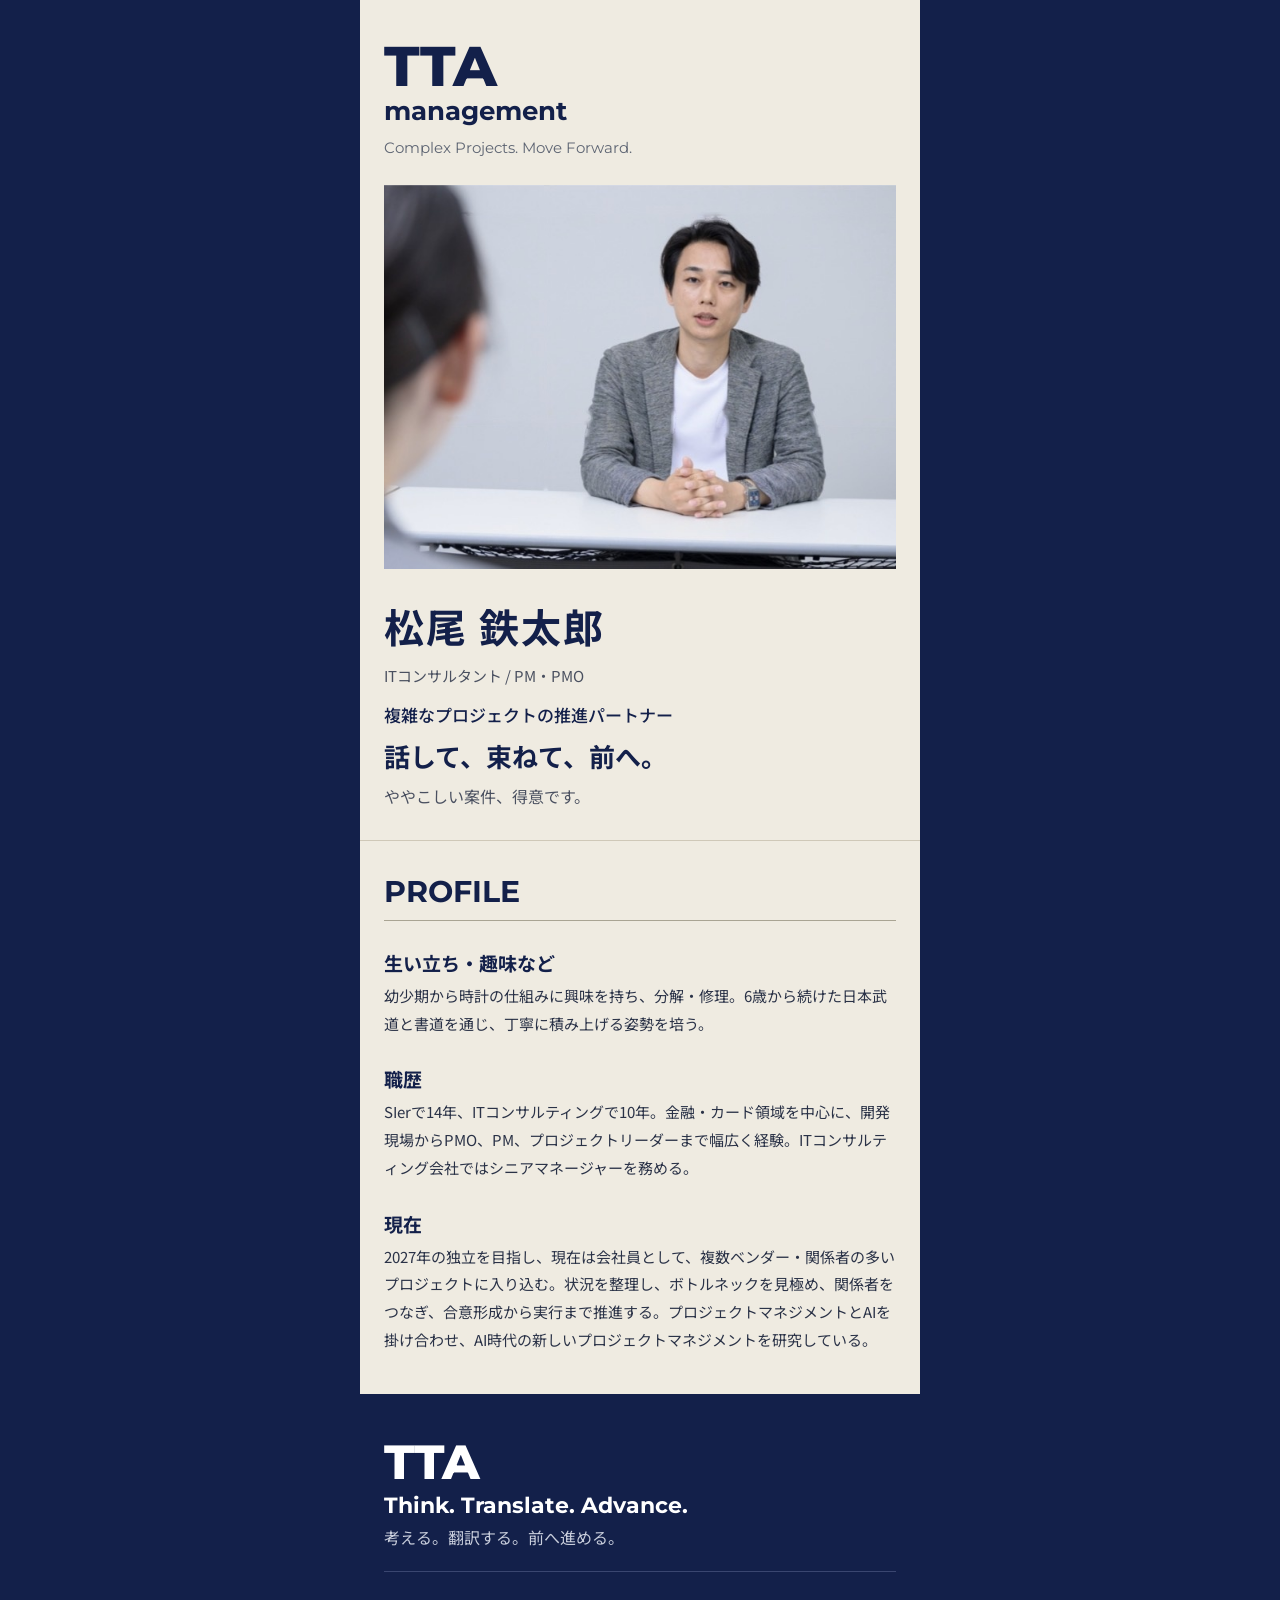
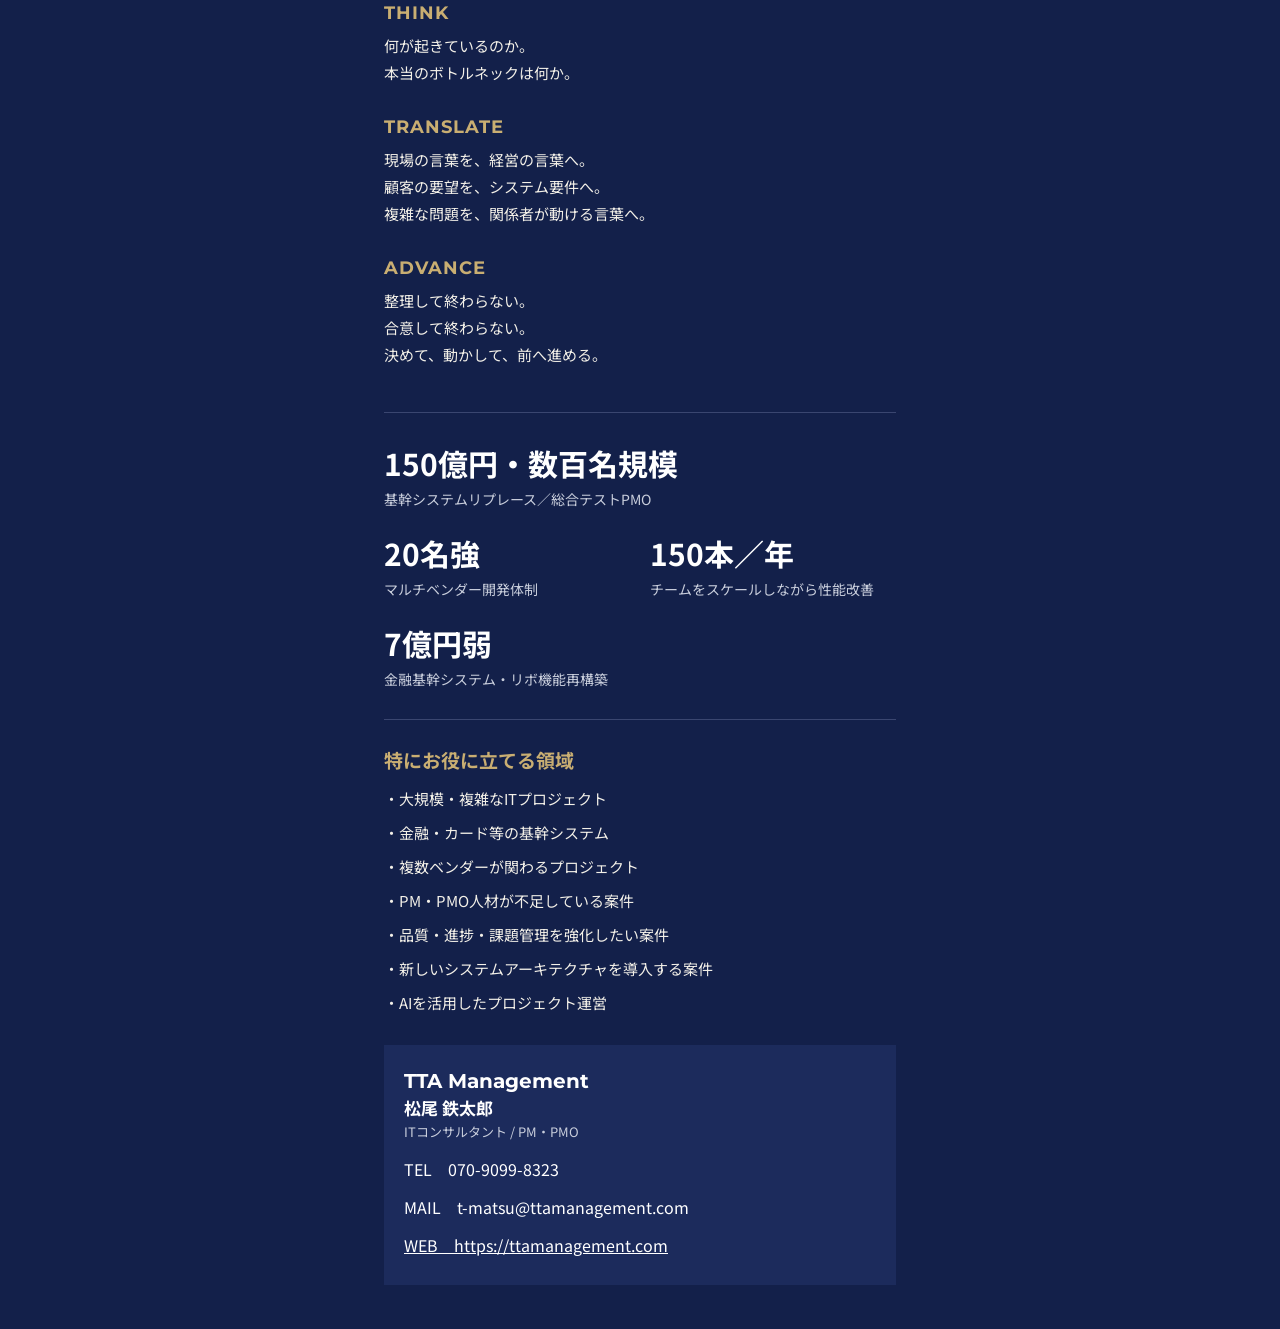
<file: card/index.html>
<!doctype html>
<html lang="ja">
<head>
<meta charset="utf-8">
<meta name="viewport" content="width=device-width, initial-scale=1, viewport-fit=cover">
<title>松尾 鉄太郎｜TTA management</title>
<meta name="description" content="複雑なプロジェクトの推進パートナー。話して、束ねて、前へ。金融・カード領域の大規模プロジェクトでPM・PMOを務めるITコンサルタント。">
<meta name="theme-color" content="#EFEBE1">
<meta property="og:type" content="profile">
<meta property="og:title" content="松尾 鉄太郎｜TTA management">
<meta property="og:description" content="複雑なプロジェクトの推進パートナー。話して、束ねて、前へ。金融・カード領域の大規模プロジェクトでPM・PMOを務めるITコンサルタント。">
<meta property="og:url" content="https://ttamanagement.com/card/">
<meta property="og:image" content="https://ttamanagement.com/card/ogp.png">
<meta property="og:image:width" content="1200">
<meta property="og:image:height" content="630">
<meta property="og:site_name" content="TTA management">
<meta property="og:locale" content="ja_JP">
<meta name="twitter:card" content="summary_large_image">
<meta name="twitter:image" content="https://ttamanagement.com/card/ogp.png">
<link rel="apple-touch-icon" href="photo.jpg">
<link rel="preconnect" href="https://fonts.googleapis.com">
<link rel="preconnect" href="https://fonts.gstatic.com" crossorigin>
<link href="https://fonts.googleapis.com/css2?family=Montserrat:wght@400;600;700;800&amp;family=Noto+Sans+JP:wght@400;500;700&amp;display=swap" rel="stylesheet">
<style>
html,body{margin:0;background:#13204A}
*{-webkit-text-size-adjust:100%}
a{color:#FFFFFF;overflow-wrap:anywhere}a:hover{color:#E5D3A4}
</style>
</head>
<body>
<div style="width: 100%; min-height: 100vh; max-width: 560px; margin: 0 auto; box-sizing: border-box; display: flex; flex-direction: column; font-family: 'Noto Sans JP', 'Hiragino Sans', 'Yu Gothic', sans-serif; color: #13204A; background: #EFEBE1">

<section style="padding: 40px 24px 32px; display: flex; flex-direction: column; gap: 28px; background: #EFEBE1">
<div style="display: flex; flex-direction: column; gap: 4px">
<div style="font-family: Montserrat, 'Noto Sans JP', sans-serif; font-weight: 800; font-size: 56px; line-height: 0.95; letter-spacing: -1px; color: #13204A">TTA</div>
<div style="font-family: Montserrat, 'Noto Sans JP', sans-serif; font-weight: 700; font-size: 26px; line-height: 1.1; color: #13204A">management</div>
<div style="font-family: Montserrat, 'Noto Sans JP', sans-serif; font-size: 15px; color: #5E6573; margin-top: 8px">Complex Projects. Move Forward.</div>
</div>
<img src="photo.jpg" alt="松尾鉄太郎のポートレート" style="width: 100%; height: auto; aspect-ratio: 4 / 3; object-fit: cover; object-position: 60% 40%; display: block">
<div style="display: flex; flex-direction: column; gap: 10px">
<h1 style="margin: 0; font-size: 40px; font-weight: 700; letter-spacing: 2px; color: #13204A">松尾 鉄太郎</h1>
<div style="font-size: 15px; color: #4A5060">ITコンサルタント / PM・PMO</div>
<div style="font-size: 17px; font-weight: 500; color: #13204A; margin-top: 6px">複雑なプロジェクトの推進パートナー</div>
<div style="font-size: 26px; font-weight: 700; color: #13204A">話して、束ねて、前へ。</div>
<div style="font-size: 16px; color: #4A5060">ややこしい案件、得意です。</div>
</div>
</section>

<section style="padding: 32px 24px 40px; display: flex; flex-direction: column; gap: 28px; background: #EFEBE1; border-top: 1px solid #CFC8B8">
<div style="font-family: Montserrat, sans-serif; font-weight: 700; font-size: 30px; color: #13204A; padding-bottom: 10px; border-bottom: 1px solid #A9A493">PROFILE</div>
<div style="display: flex; flex-direction: column; gap: 6px">
<h2 style="margin: 0; font-size: 19px; font-weight: 700">生い立ち・趣味など</h2>
<p style="margin: 0; font-size: 15px; line-height: 1.85; color: #2A3247">幼少期から時計の仕組みに興味を持ち、分解・修理。6歳から続けた日本武道と書道を通じ、丁寧に積み上げる姿勢を培う。</p>
</div>
<div style="display: flex; flex-direction: column; gap: 6px">
<h2 style="margin: 0; font-size: 19px; font-weight: 700">職歴</h2>
<p style="margin: 0; font-size: 15px; line-height: 1.85; color: #2A3247">SIerで14年、ITコンサルティングで10年。金融・カード領域を中心に、開発現場からPMO、PM、プロジェクトリーダーまで幅広く経験。ITコンサルティング会社ではシニアマネージャーを務める。</p>
</div>
<div style="display: flex; flex-direction: column; gap: 6px">
<h2 style="margin: 0; font-size: 19px; font-weight: 700">現在</h2>
<p style="margin: 0; font-size: 15px; line-height: 1.85; color: #2A3247">2027年の独立を目指し、現在は会社員として、複数ベンダー・関係者の多いプロジェクトに入り込む。状況を整理し、ボトルネックを見極め、関係者をつなぎ、合意形成から実行まで推進する。プロジェクトマネジメントとAIを掛け合わせ、AI時代の新しいプロジェクトマネジメントを研究している。</p>
</div>
</section>

<section style="padding: 44px 24px 36px; display: flex; flex-direction: column; gap: 30px; background: #13204A; color: #F3F0E8">
<div style="display: flex; flex-direction: column; gap: 6px; padding-bottom: 22px; border-bottom: 1px solid #3A4670">
<div style="font-family: Montserrat, sans-serif; font-weight: 800; font-size: 48px; line-height: 1; color: #FFFFFF">TTA</div>
<div style="font-family: Montserrat, sans-serif; font-weight: 700; font-size: 22px; color: #FFFFFF">Think. Translate. Advance.</div>
<div style="font-size: 16px; color: #C9CEDC">考える。翻訳する。前へ進める。</div>
</div>
<div style="display: flex; flex-direction: column; gap: 8px">
<div style="font-family: Montserrat, sans-serif; font-weight: 700; font-size: 18px; letter-spacing: 1px; color: #C9AE72">THINK</div>
<p style="margin: 0; font-size: 15px; line-height: 1.8">何が起きているのか。<br>本当のボトルネックは何か。</p>
</div>
<div style="display: flex; flex-direction: column; gap: 8px">
<div style="font-family: Montserrat, sans-serif; font-weight: 700; font-size: 18px; letter-spacing: 1px; color: #C9AE72">TRANSLATE</div>
<p style="margin: 0; font-size: 15px; line-height: 1.8">現場の言葉を、経営の言葉へ。<br>顧客の要望を、システム要件へ。<br>複雑な問題を、関係者が動ける言葉へ。</p>
</div>
<div style="display: flex; flex-direction: column; gap: 8px">
<div style="font-family: Montserrat, sans-serif; font-weight: 700; font-size: 18px; letter-spacing: 1px; color: #C9AE72">ADVANCE</div>
<p style="margin: 0; font-size: 15px; line-height: 1.8">整理して終わらない。<br>合意して終わらない。<br>決めて、動かして、前へ進める。</p>
</div>
</section>

<section style="padding: 8px 24px 44px; display: flex; flex-direction: column; gap: 30px; background: #13204A; color: #F3F0E8; flex: 1">
<div style="display: grid; grid-template-columns: 1fr 1fr; gap: 22px 20px; padding-top: 28px; border-top: 1px solid #3A4670">
<div style="grid-column: 1 / 3; display: flex; flex-direction: column; gap: 4px">
<div style="font-size: 30px; font-weight: 700; color: #FFFFFF">150億円・数百名規模</div>
<div style="font-size: 14px; color: #C9CEDC">基幹システムリプレース／総合テストPMO</div>
</div>
<div style="display: flex; flex-direction: column; gap: 4px">
<div style="font-size: 30px; font-weight: 700; color: #FFFFFF">20名強</div>
<div style="font-size: 14px; color: #C9CEDC">マルチベンダー開発体制</div>
</div>
<div style="display: flex; flex-direction: column; gap: 4px">
<div style="font-size: 30px; font-weight: 700; color: #FFFFFF">150本／年</div>
<div style="font-size: 14px; color: #C9CEDC">チームをスケールしながら性能改善</div>
</div>
<div style="grid-column: 1 / 3; display: flex; flex-direction: column; gap: 4px">
<div style="font-size: 30px; font-weight: 700; color: #FFFFFF">7億円弱</div>
<div style="font-size: 14px; color: #C9CEDC">金融基幹システム・リボ機能再構築</div>
</div>
</div>
<div style="display: flex; flex-direction: column; gap: 14px; padding-top: 26px; border-top: 1px solid #3A4670">
<div style="font-size: 19px; font-weight: 700; color: #C9AE72">特にお役に立てる領域</div>
<div style="display: flex; flex-direction: column; gap: 10px; font-size: 15px; line-height: 1.6">
<div>・大規模・複雑なITプロジェクト</div>
<div>・金融・カード等の基幹システム</div>
<div>・複数ベンダーが関わるプロジェクト</div>
<div>・PM・PMO人材が不足している案件</div>
<div>・品質・進捗・課題管理を強化したい案件</div>
<div>・新しいシステムアーキテクチャを導入する案件</div>
<div>・AIを活用したプロジェクト運営</div>
</div>
</div>
<div style="display: flex; flex-direction: column; gap: 16px; padding: 24px 20px; background: #1C2B5C">
<div style="display: flex; flex-direction: column; gap: 2px">
<div style="font-family: Montserrat, sans-serif; font-weight: 700; font-size: 20px; color: #FFFFFF">TTA Management</div>
<div style="font-size: 17px; font-weight: 700; color: #FFFFFF">松尾 鉄太郎</div>
<div style="font-size: 13px; color: #C9CEDC">ITコンサルタント / PM・PMO</div>
</div>
<div style="display: flex; flex-direction: column; gap: 10px; font-size: 16px">
<a href="tel:07090998323" style="text-decoration: none; min-height: 28px; color: #FFFFFF">TEL　070-9099-8323</a>
<a href="mailto:t-matsu@ttamanagement.com" style="text-decoration: none; min-height: 28px; color: #FFFFFF">MAIL　t-matsu@ttamanagement.com</a>
<a href="https://ttamanagement.com" style="min-height: 28px; color: #FFFFFF">WEB　https://ttamanagement.com</a>
</div>
</div>
</section>

</div>
</body>
</html>
</file>
